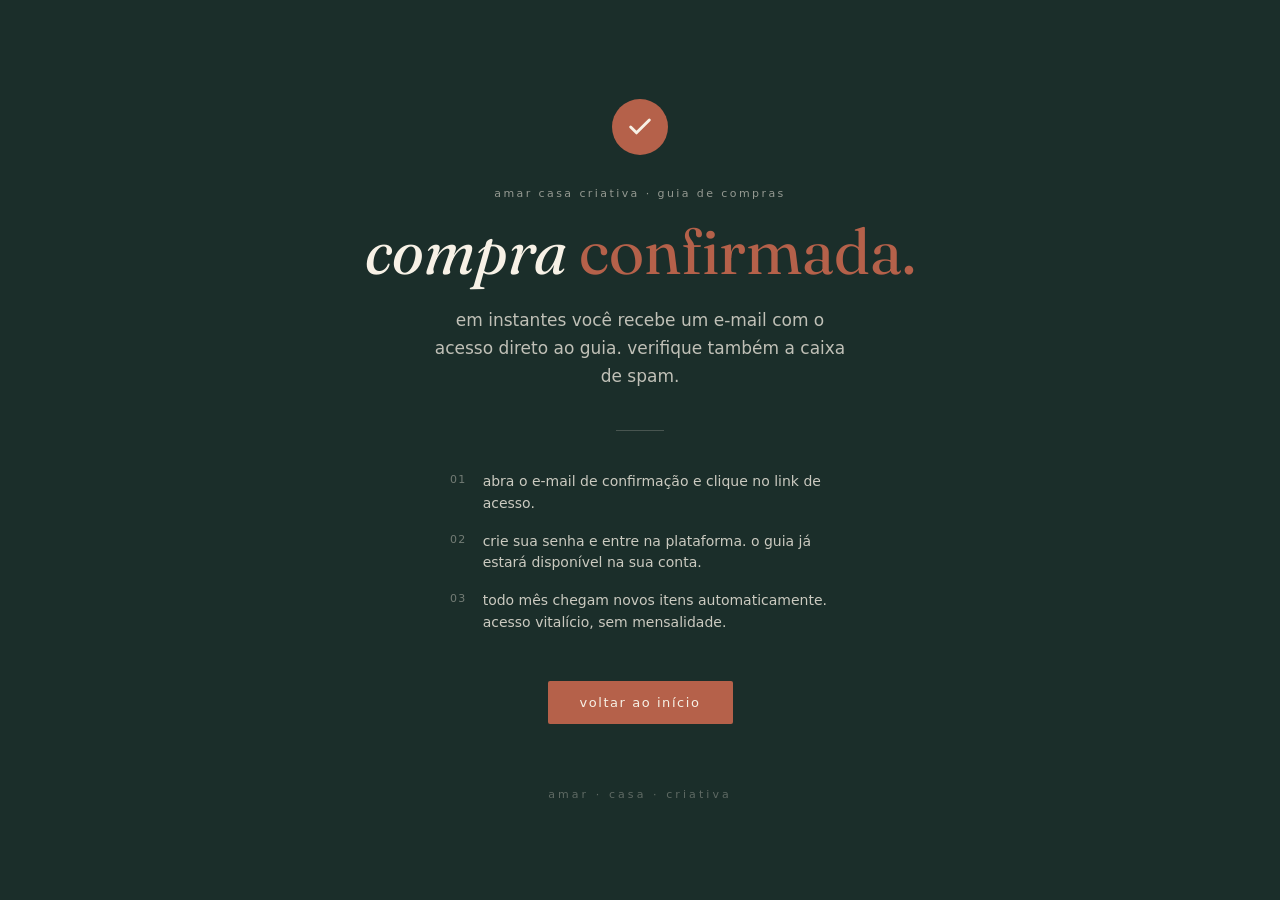
<file: obrigado.html>
<!DOCTYPE html>
<html lang="pt-br">
<head>
<meta charset="utf-8" />
<meta name="viewport" content="width=device-width,initial-scale=1" />
<title>obrigado · amar casa criativa</title>

<!-- Meta Pixel -->
<script>!function(f,b,e,v,n,t,s){if(f.fbq)return;n=f.fbq=function(){n.callMethod?n.callMethod.apply(n,arguments):n.queue.push(arguments)};if(!f._fbq)f._fbq=n;n.push=n;n.loaded=!0;n.version='2.0';n.queue=[];t=b.createElement(e);t.async=!0;t.src=v;s=b.getElementsByTagName(e)[0];s.parentNode.insertBefore(t,s)}(window,document,'script','https://connect.facebook.net/en_US/fbevents.js');
fbq('init', '1235308641340525');
fbq('track', 'PageView');
fbq('track', 'Purchase', { value: 119.90, currency: 'BRL' });
</script>
<noscript><img height="1" width="1" style="display:none" src="https://www.facebook.com/tr?id=1235308641340525&ev=Purchase&noscript=1"/></noscript>

<!-- Google Analytics -->
<script async src="https://www.googletagmanager.com/gtag/js?id=G-SF68CNZLNF"></script>
<script>
  window.dataLayer = window.dataLayer || [];
  function gtag(){dataLayer.push(arguments);}
  gtag('js', new Date());
  gtag('config', 'G-SF68CNZLNF');
  gtag('event', 'purchase', {
    transaction_id: Date.now().toString(),
    value: 119.90,
    currency: 'BRL',
    items: [{ item_id: 'guia-compras', item_name: 'Guia de Compras Amar', price: 119.90, quantity: 1 }]
  });
</script>

<link rel="preconnect" href="https://fonts.googleapis.com">
<link rel="preconnect" href="https://fonts.gstatic.com" crossorigin>
<link href="https://fonts.googleapis.com/css2?family=Fraunces:ital,opsz,wght@0,9..144,300..700;1,9..144,300..700&display=swap" rel="stylesheet">
<link href="https://api.fontshare.com/v2/css?f[]=garet@400,700&display=swap" rel="stylesheet">

<style>
  * { margin: 0; padding: 0; box-sizing: border-box; }

  :root {
    --petrol:   #1B2E2A;
    --bone:     #F7F1E6;
    --terra:    #B5614A;
    --ink:      #1B1816;
    --font-serif: 'Fraunces', Georgia, serif;
    --font-sans:  'Garet', system-ui, sans-serif;
  }

  body {
    background: var(--petrol);
    color: var(--bone);
    font-family: var(--font-sans);
    min-height: 100vh;
    display: flex;
    flex-direction: column;
    align-items: center;
    justify-content: center;
    padding: 48px 24px;
    text-align: center;
  }

  .mark {
    width: 56px;
    height: 56px;
    background: var(--terra);
    border-radius: 50%;
    display: flex;
    align-items: center;
    justify-content: center;
    margin: 0 auto 32px;
  }

  .mark svg {
    width: 28px;
    height: 28px;
    stroke: var(--bone);
    fill: none;
    stroke-width: 2.5;
    stroke-linecap: round;
    stroke-linejoin: round;
  }

  .eyebrow {
    font-family: var(--font-sans);
    font-size: 11px;
    letter-spacing: .22em;
    text-transform: lowercase;
    opacity: .55;
    margin-bottom: 16px;
  }

  h1 {
    font-family: var(--font-serif);
    font-size: clamp(36px, 8vw, 64px);
    font-weight: 400;
    font-style: italic;
    line-height: 1.1;
    margin-bottom: 20px;
  }

  h1 em {
    font-style: normal;
    color: var(--terra);
  }

  .sub {
    font-size: clamp(15px, 2.5vw, 17px);
    line-height: 1.65;
    opacity: .75;
    max-width: 420px;
    margin: 0 auto 40px;
  }

  .divider {
    width: 48px;
    height: 1px;
    background: var(--bone);
    opacity: .2;
    margin: 0 auto 40px;
  }

  .steps {
    display: flex;
    flex-direction: column;
    gap: 16px;
    max-width: 380px;
    margin: 0 auto 48px;
    text-align: left;
  }

  .step {
    display: flex;
    align-items: flex-start;
    gap: 16px;
  }

  .step__num {
    font-family: var(--font-sans);
    font-size: 11px;
    letter-spacing: .12em;
    opacity: .4;
    padding-top: 2px;
    flex-shrink: 0;
  }

  .step__txt {
    font-size: 14px;
    line-height: 1.55;
    opacity: .8;
  }

  .btn {
    display: inline-block;
    background: var(--terra);
    color: var(--bone);
    font-family: var(--font-sans);
    font-size: 13px;
    letter-spacing: .12em;
    text-transform: lowercase;
    text-decoration: none;
    padding: 14px 32px;
    border-radius: 2px;
    transition: opacity .2s;
  }

  .btn:hover { opacity: .85; }

  .brand {
    margin-top: 64px;
    font-family: var(--font-sans);
    font-size: 11px;
    letter-spacing: .28em;
    text-transform: lowercase;
    opacity: .3;
  }
</style>
</head>
<body>

  <div class="mark">
    <svg viewBox="0 0 24 24"><polyline points="20 6 9 17 4 12"/></svg>
  </div>

  <div class="eyebrow">amar casa criativa · guia de compras</div>

  <h1>compra <em>confirmada.</em></h1>

  <p class="sub">
    em instantes você recebe um e-mail com o acesso direto ao guia.
    verifique também a caixa de spam.
  </p>

  <div class="divider"></div>

  <div class="steps">
    <div class="step">
      <span class="step__num">01</span>
      <span class="step__txt">abra o e-mail de confirmação e clique no link de acesso.</span>
    </div>
    <div class="step">
      <span class="step__num">02</span>
      <span class="step__txt">crie sua senha e entre na plataforma. o guia já estará disponível na sua conta.</span>
    </div>
    <div class="step">
      <span class="step__num">03</span>
      <span class="step__txt">todo mês chegam novos itens automaticamente. acesso vitalício, sem mensalidade.</span>
    </div>
  </div>

  <a href="https://amarguiadecompras.com.br" class="btn">voltar ao início</a>

  <div class="brand">amar · casa · criativa</div>

</body>
</html>
</file>
